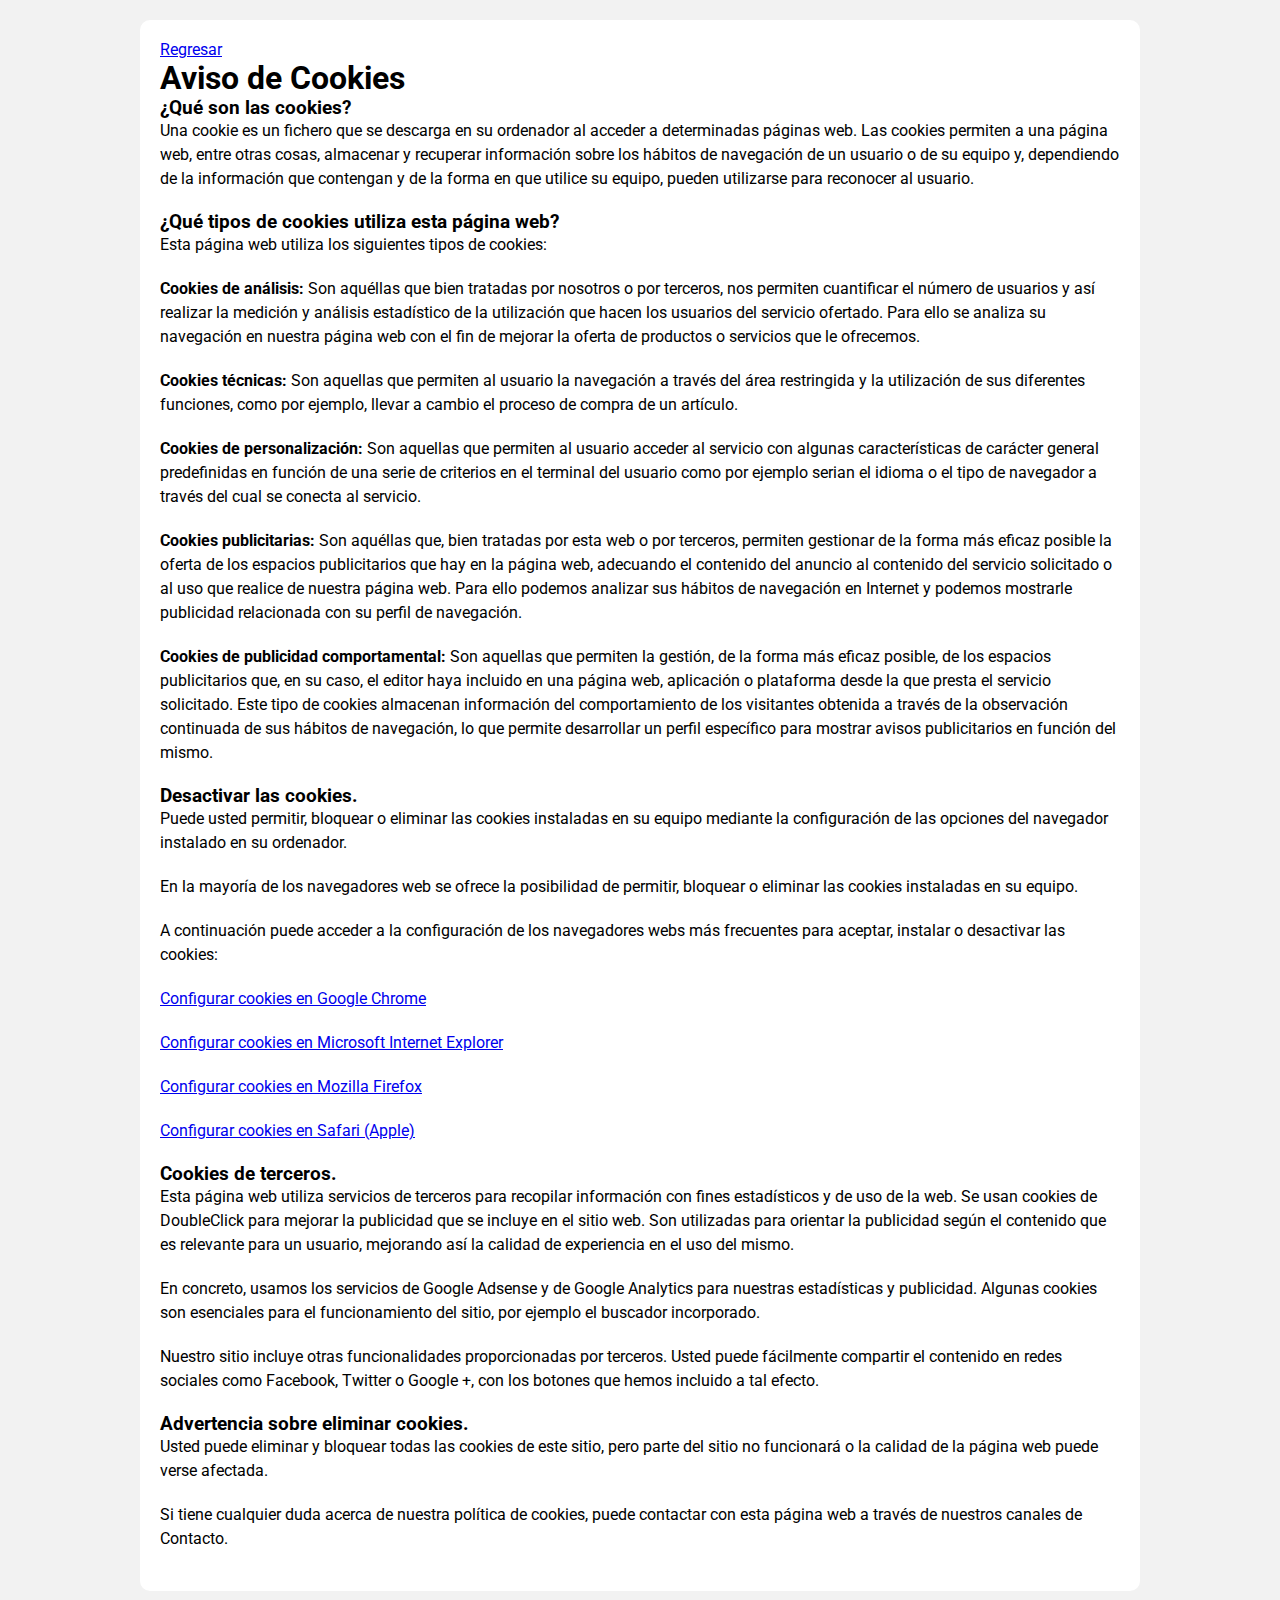
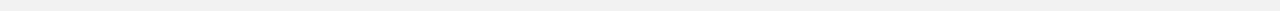
<file: aviso-cookies.html>
<!DOCTYPE html>
<html lang="en">
<head>
	<meta charset="UTF-8">
	<meta http-equiv="X-UA-Compatible" content="IE=edge">
	<meta name="viewport" content="width=device-width, initial-scale=1.0">
	<title>Aviso de Privacidad</title>
	<link rel="preconnect" href="https://fonts.gstatic.com">
	<link href="https://fonts.googleapis.com/css2?family=Roboto:wght@400;700&display=swap" rel="stylesheet"> 
	<link rel="stylesheet" href="./css/estilo_aviso.css">
</head>
<body>
	<main>
		<a href="./turismo.html">Regresar</a>
		<h1>Aviso de Cookies</h1>
		<h3>¿Qué son las cookies?</h3>
		<p>Una cookie es un fichero que se descarga en su ordenador al acceder a determinadas páginas web. Las cookies permiten a una página web, entre otras cosas, almacenar y recuperar información sobre los hábitos de navegación de un usuario o de su equipo y, dependiendo de la información que contengan y de la forma en que utilice su equipo, pueden utilizarse para reconocer al usuario.</p>

		<h3>¿Qué tipos de cookies utiliza esta página web?</h3>
		<p>Esta página web utiliza los siguientes tipos de cookies:</p>

		<p><b>Cookies de análisis:</b> Son aquéllas que bien tratadas por nosotros o por terceros, nos permiten cuantificar el número de usuarios y así realizar la medición y análisis estadístico de la utilización que hacen los usuarios del servicio ofertado. Para ello se analiza su navegación en nuestra página web con el fin de mejorar la oferta de productos o servicios que le ofrecemos.</p>

		<p><b>Cookies técnicas:</b> Son aquellas que permiten al usuario la navegación a través del área restringida y la utilización de sus diferentes funciones, como por ejemplo, llevar a cambio el proceso de compra de un artículo.</p>

		<p><b>Cookies de personalización:</b> Son aquellas que permiten al usuario acceder al servicio con algunas características de carácter general predefinidas en función de una serie de criterios en el terminal del usuario como por ejemplo serian el idioma o el tipo de navegador a través del cual se conecta al servicio.</p>

		<p><b>Cookies publicitarias:</b> Son aquéllas que, bien tratadas por esta web o por terceros, permiten gestionar de la forma más eficaz posible la oferta de los espacios publicitarios que hay en la página web, adecuando el contenido del anuncio al contenido del servicio solicitado o al uso que realice de nuestra página web. Para ello podemos analizar sus hábitos de navegación en Internet y podemos mostrarle publicidad relacionada con su perfil de navegación.</p>

		<p><b>Cookies de publicidad comportamental:</b> Son aquellas que permiten la gestión, de la forma más eficaz posible, de los espacios publicitarios que, en su caso, el editor haya incluido en una página web, aplicación o plataforma desde la que presta el servicio solicitado. Este tipo de cookies almacenan información del comportamiento de los visitantes obtenida a través de la observación continuada de sus hábitos de navegación, lo que permite desarrollar un perfil específico para mostrar avisos publicitarios en función del mismo.</p>

 
		<h3>Desactivar las cookies.</h3>
		<p>Puede usted permitir, bloquear o eliminar las cookies instaladas en su equipo mediante la configuración de las opciones del navegador instalado en su ordenador.</p>

		<p>En la mayoría de los navegadores web se ofrece la posibilidad de permitir, bloquear o eliminar las cookies instaladas en su equipo.</p>

		<p>A continuación puede acceder a la configuración de los navegadores webs más frecuentes para aceptar, instalar o desactivar las cookies:</p>

		<p><a href="https://support.google.com/chrome/answer/95647?hl=es" target="_blank" rel="noopener">Configurar cookies en Google Chrome</a></p>

		<p><a href="http://windows.microsoft.com/es-es/windows7/how-to-manage-cookies-in-internet-explorer-9" target="_blank" rel="noopener">Configurar cookies en Microsoft Internet Explorer</a></p>

		<p><a href="https://support.mozilla.org/es/kb/habilitar-y-deshabilitar-cookies-sitios-web-rastrear-preferencias?redirectlocale=es&amp;redirectslug=habilitar-y-deshabilitar-cookies-que-los-sitios-we" target="_blank" rel="noopener">Configurar cookies en Mozilla Firefox</a></p>

		<p><a href="https://support.apple.com/es-es/HT201265" target="_blank" rel="noopener">Configurar cookies en Safari (Apple)</a></p>

 
		<h3>Cookies de terceros.</h3>

		<p>Esta página web utiliza servicios de terceros para recopilar información con fines estadísticos y de uso de la web. Se usan cookies de DoubleClick para mejorar la publicidad que se incluye en el sitio web. Son utilizadas para orientar la publicidad según el contenido que es relevante para un usuario, mejorando así la calidad de experiencia en el uso del mismo.</p>

		<p>En concreto, usamos los servicios de Google Adsense y de Google Analytics para nuestras estadísticas y publicidad. Algunas cookies son esenciales para el funcionamiento del sitio, por ejemplo el buscador incorporado.</p>

		<p>Nuestro sitio incluye otras funcionalidades proporcionadas por terceros. Usted puede fácilmente compartir el contenido en redes sociales como Facebook, Twitter o Google +, con los botones que hemos incluido a tal efecto.</p>

 
		<h3>Advertencia sobre eliminar cookies.</h3>

		<p>Usted puede eliminar y bloquear todas las cookies de este sitio, pero parte del sitio no funcionará o la calidad de la página web puede verse afectada.</p>

		<p>Si tiene cualquier duda acerca de nuestra política de cookies, puede contactar con esta página web a través de nuestros canales de Contacto.</p>
	</main>
</body>
</html>
</file>
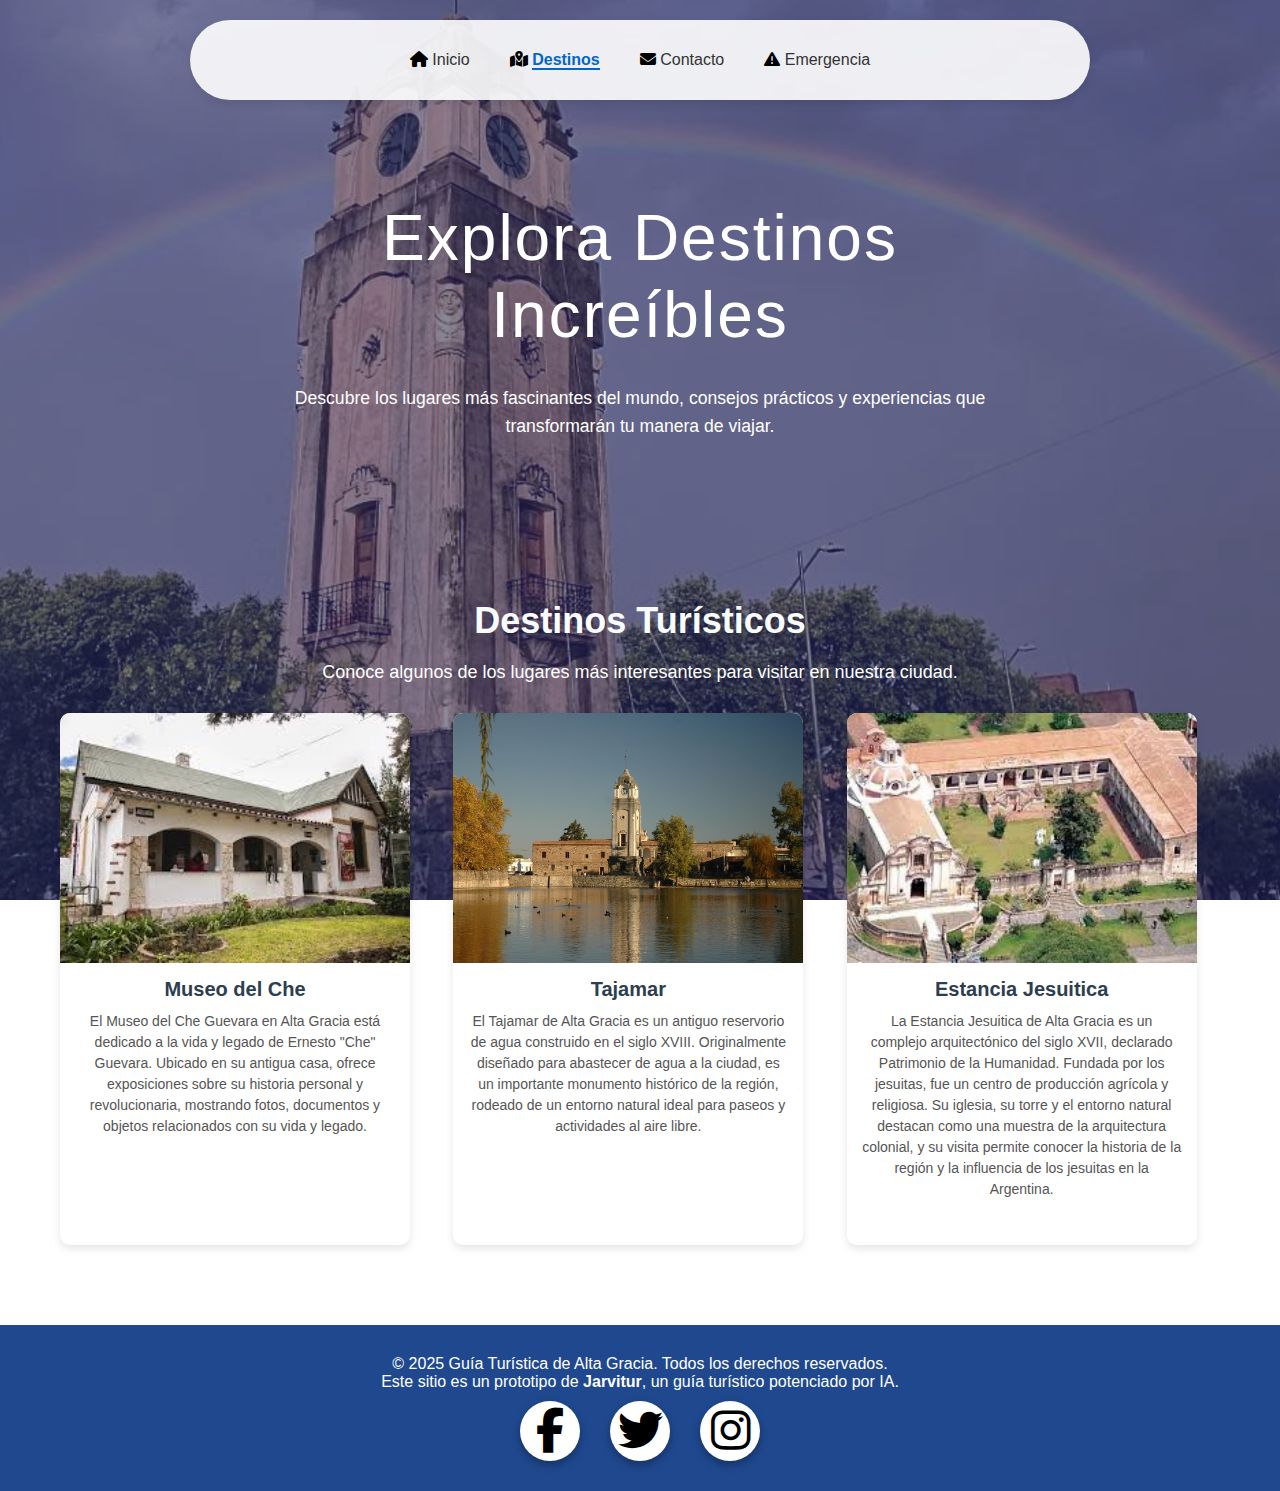
<file: destinos.html>
<!DOCTYPE html>
<html lang="es">
<head>
    <meta charset="UTF-8">
    <meta name="viewport" content="width=device-width, initial-scale=1.0">
    <script defer src="./js/navbar.js"></script>
    <title>Destinos Turísticos</title>
    
    <link rel="stylesheet" href="./css/destinos.css">
    <link href="https://cdnjs.cloudflare.com/ajax/libs/font-awesome/6.5.0/css/all.min.css" rel="stylesheet">
    <!-- Agregar enlace a Font Awesome para los iconos -->
   
    <header class="navbar-container">
        <nav class="navbar" aria-label="Menú de navegación">
            <ul class="menu">
                <li><i class="fas fa-home"></i> <a href="index.html">Inicio</a></li>
                <li><i class="fas fa-map-marked-alt"></i> <a href="destinos.html">Destinos</a></li>
                <li><i class="fas fa-envelope"></i> <a href="contacto.html">Contacto</a></li>
                <li><i class="fas fa-exclamation-triangle"></i> <a href="emergencia.html">Emergencia</a></li>
            </ul>
        </nav>
    </header>
    

    <!-- Hero section -->
    <div class="hero-container">
        <h1 class="hero-title">Explora Destinos<br>Increíbles</h1>
        <p class="hero-subtitle">Descubre los lugares más fascinantes del mundo, consejos prácticos y experiencias que transformarán tu manera de viajar.</p>
            
        </div>
    </div>

    <!-- Destinos -->
    <div class="destinos-container">
        <h1>Destinos Turísticos</h1>
        <p>Conoce algunos de los lugares más interesantes para visitar en nuestra ciudad.</p>

        <!-- Grid de destinos -->
        <div class="destinos-grid">
            <div class="destino">
                <div class="imagen-container">
                    <img src="./imagenes/che.png" alt="Destino 1">
                </div>
                <div class="contenido">
                    <h2>Museo del Che</h2>
                    <p>El Museo del Che Guevara en Alta Gracia está dedicado a la vida y legado de Ernesto "Che" Guevara. Ubicado en su antigua casa, ofrece exposiciones sobre su historia personal y revolucionaria, mostrando fotos, documentos y objetos relacionados con su vida y legado.</p>
                </div>
            </div>
            <div class="destino">
                <div class="imagen-container">
                    <img src="./imagenes/tajamar.png" alt="Destino 2">
                </div>
                <div class="contenido">
                    <h2>Tajamar</h2>
                    <p>El Tajamar de Alta Gracia es un antiguo reservorio de agua construido en el siglo XVIII. Originalmente diseñado para abastecer de agua a la ciudad, es un importante monumento histórico de la región, rodeado de un entorno natural ideal para paseos y actividades al aire libre.</p>
                </div>
            </div>
            <div class="destino">
                <div class="imagen-container">
                    <img src="./imagenes/estancia.png" alt="Destino 3">
                </div>
                <div class="contenido">
                    <h2>Estancia Jesuitica</h2>
                    <p>La Estancia Jesuitica de Alta Gracia es un complejo arquitectónico del siglo XVII, declarado Patrimonio de la Humanidad. Fundada por los jesuitas, fue un centro de producción agrícola y religiosa. Su iglesia, su torre y el entorno natural destacan como una muestra de la arquitectura colonial, y su visita permite conocer la historia de la región y la influencia de los jesuitas en la Argentina.</p>
                </div>
            </div>
        </div>
    </div>

    <footer class="footer">

        <p>&copy; 2025 Guía Turística de Alta Gracia. Todos los derechos reservados.</p>
        <p>Este sitio es un prototipo de <strong>Jarvitur</strong>, un guía turístico potenciado por IA.</p>

        <!-- Contenedor de iconos sociales -->
        <div class="footer-social">
            <a href="https://www.facebook.com" target="_blank" class="social-icon facebook">
                <i class="fab fa-facebook-f"></i>
            </a>
            <a href="https://www.twitter.com" target="_blank" class="social-icon twitter">
                <i class="fab fa-twitter"></i>
            </a>
            <a href="https://www.instagram.com" target="_blank" class="social-icon instagram">
                <i class="fab fa-instagram"></i>
            </a>
        </div>
    </div>
</footer>
</body>
</html>
</file>
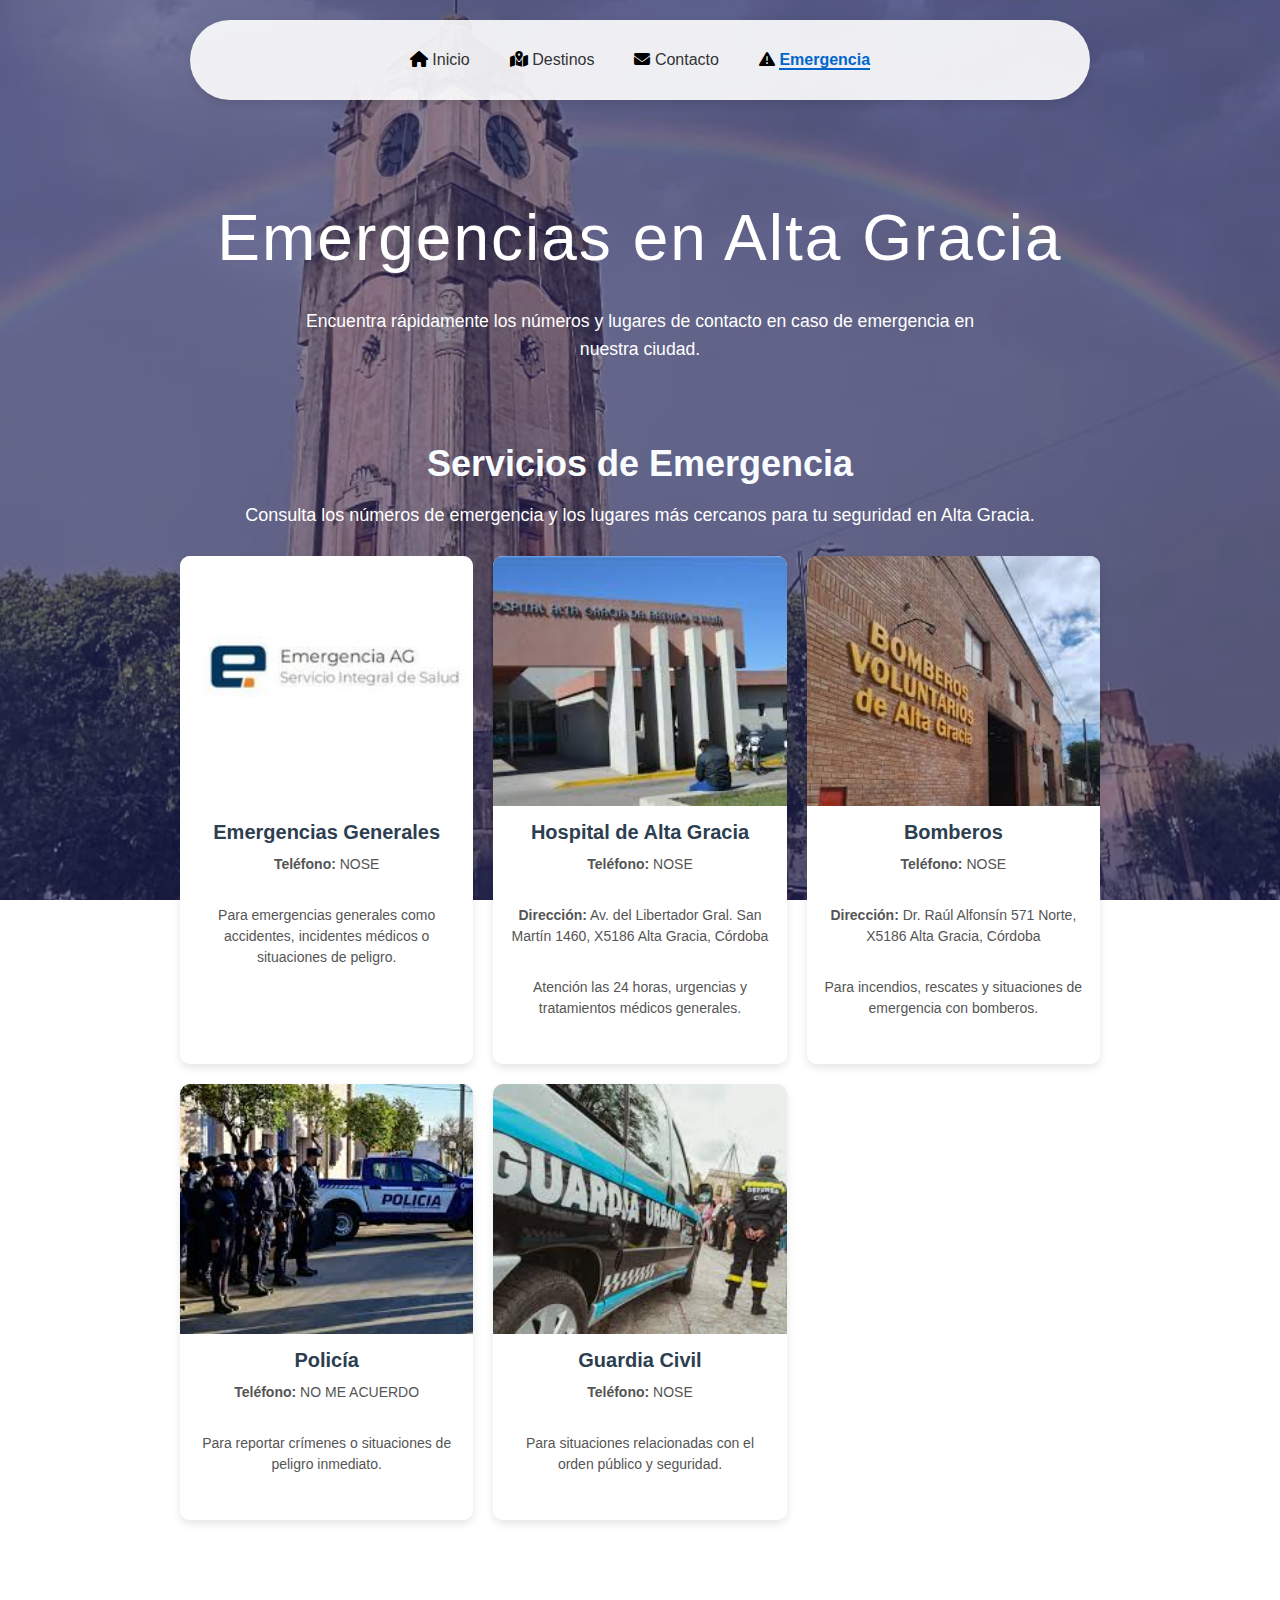
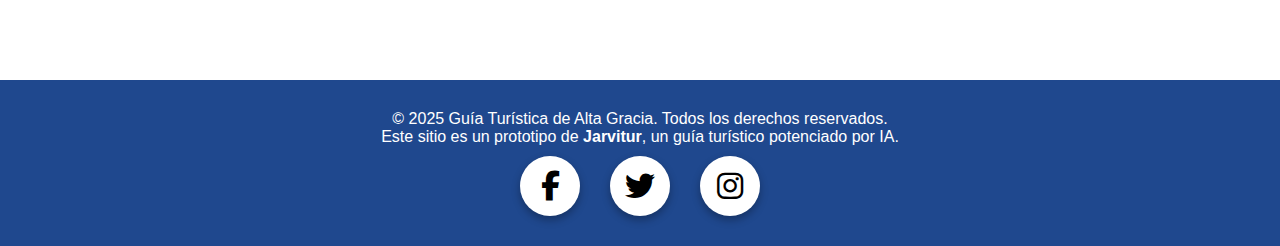
<file: emergencia.html>
<!DOCTYPE html>
<html lang="es">
<head>
    <meta charset="UTF-8">
    <meta name="viewport" content="width=device-width, initial-scale=1.0">
    <title>Emergencia | Alta Gracia</title>
    <script defer src="./js/navbar.js"></script>
    <link href="https://cdnjs.cloudflare.com/ajax/libs/font-awesome/6.0.0-beta3/css/all.min.css" rel="stylesheet">
    
    <link href="https://cdnjs.cloudflare.com/ajax/libs/font-awesome/6.5.0/css/all.min.css" rel="stylesheet">
</head>
    <link rel="stylesheet" href="./css/emergecia.css">
</head>
<body>
    <!-- Navbar -->
    <header class="navbar-container">
        <nav class="navbar" aria-label="Menú de navegación">
            <ul class="menu">
                <li><i class="fas fa-home"></i> <a href="index.html">Inicio</a></li>
                <li><i class="fas fa-map-marked-alt"></i> <a href="destinos.html">Destinos</a></li>
                <li><i class="fas fa-envelope"></i> <a href="contacto.html">Contacto</a></li>
                <li><i class="fas fa-exclamation-triangle"></i> <a href="emergencia.html">Emergencia</a></li>
            </ul>
        </nav>
    </header>

    <!-- Hero section -->
    <section class="hero-container">
        <h1 class="hero-title">Emergencias en Alta Gracia</h1>
        <p class="hero-subtitle">
            Encuentra rápidamente los números y lugares de contacto en caso de emergencia en nuestra ciudad.
        </p>

    <!-- Información de emergencia -->
    <section class="destinos-container">
        <h1>Servicios de Emergencia</h1>
        <p>Consulta los números de emergencia y los lugares más cercanos para tu seguridad en Alta Gracia.</p>

        <div class="destinos-grid">
            <div class="destino">
                <div class="imagen-container">
                    <img src="./imagenes/emergencia.png" alt="Emergencia General">
                </div>
                <div class="contenido">
                    <h2>Emergencias Generales</h2>
                    <p><strong>Teléfono:</strong> NOSE</p>
                    <p>Para emergencias generales como accidentes, incidentes médicos o situaciones de peligro.</p>
                </div>
            </div>

            <div class="destino2">
                <div class="imagen-container">
                    <img src="./imagenes/hospital.png" alt="Hospital arturo ilia">
                </div>
                <div class="contenido">
                    <h2>Hospital de Alta Gracia</h2>
                    <p><strong>Teléfono:</strong> NOSE</p>
                    <p><strong>Dirección:</strong> Av. del Libertador Gral. San Martín 1460, X5186 Alta Gracia, Córdoba</p>
                    <p>Atención las 24 horas, urgencias y tratamientos médicos generales.</p>
                </div>
            </div>

            <div class="destino3">
                <div class="imagen-container">
                    <img src="./imagenes/bomberos.png" alt="Bomberos Alta Gracia">
                </div>
                <div class="contenido">
                    <h2>Bomberos</h2>
                    <p><strong>Teléfono:</strong> NOSE</p>
                    <p><strong>Dirección:</strong>  Dr. Raúl Alfonsín 571 Norte, X5186 Alta Gracia, Córdoba</p>
                    <p>Para incendios, rescates y situaciones de emergencia con bomberos.</p>
                </div>
            </div>

            <div class="destino">
                <div class="imagen-container">
                    <img src="./imagenes/policia.png" alt="Policía Alta Gracia">
                </div>
                <div class="contenido">
                    <h2>Policía</h2>
                    <p><strong>Teléfono:</strong> NO ME ACUERDO</p>
                    <p>Para reportar crímenes o situaciones de peligro inmediato.</p>
                </div>
            </div>

            <div class="destino2">
                <div class="imagen-container">
                    <img src="./imagenes/guardia_urbana.png" alt=" guardia_urbana">
                </div>
                <div class="contenido">
                    <h2>Guardia Civil</h2>
                    <p><strong>Teléfono:</strong> NOSE </p>
                    <p>Para situaciones relacionadas con el orden público y seguridad.</p>
                </div>
            </div>
        </div>
    </section>
</section>
<footer class="footer">

    <p>&copy; 2025 Guía Turística de Alta Gracia. Todos los derechos reservados.</p>
    <p>Este sitio es un prototipo de <strong>Jarvitur</strong>, un guía turístico potenciado por IA.</p>

    <!-- Contenedor de iconos sociales -->
    <div class="footer-social">
        <a href="https://www.facebook.com" target="_blank" class="social-icon facebook">
            <i class="fab fa-facebook-f"></i>
        </a>
        <a href="https://www.twitter.com" target="_blank" class="social-icon twitter">
            <i class="fab fa-twitter"></i>
        </a>
        <a href="https://www.instagram.com" target="_blank" class="social-icon instagram">
            <i class="fab fa-instagram"></i>
        </a>
    </div>
</div>
</footer>
</body>
</html>
</file>
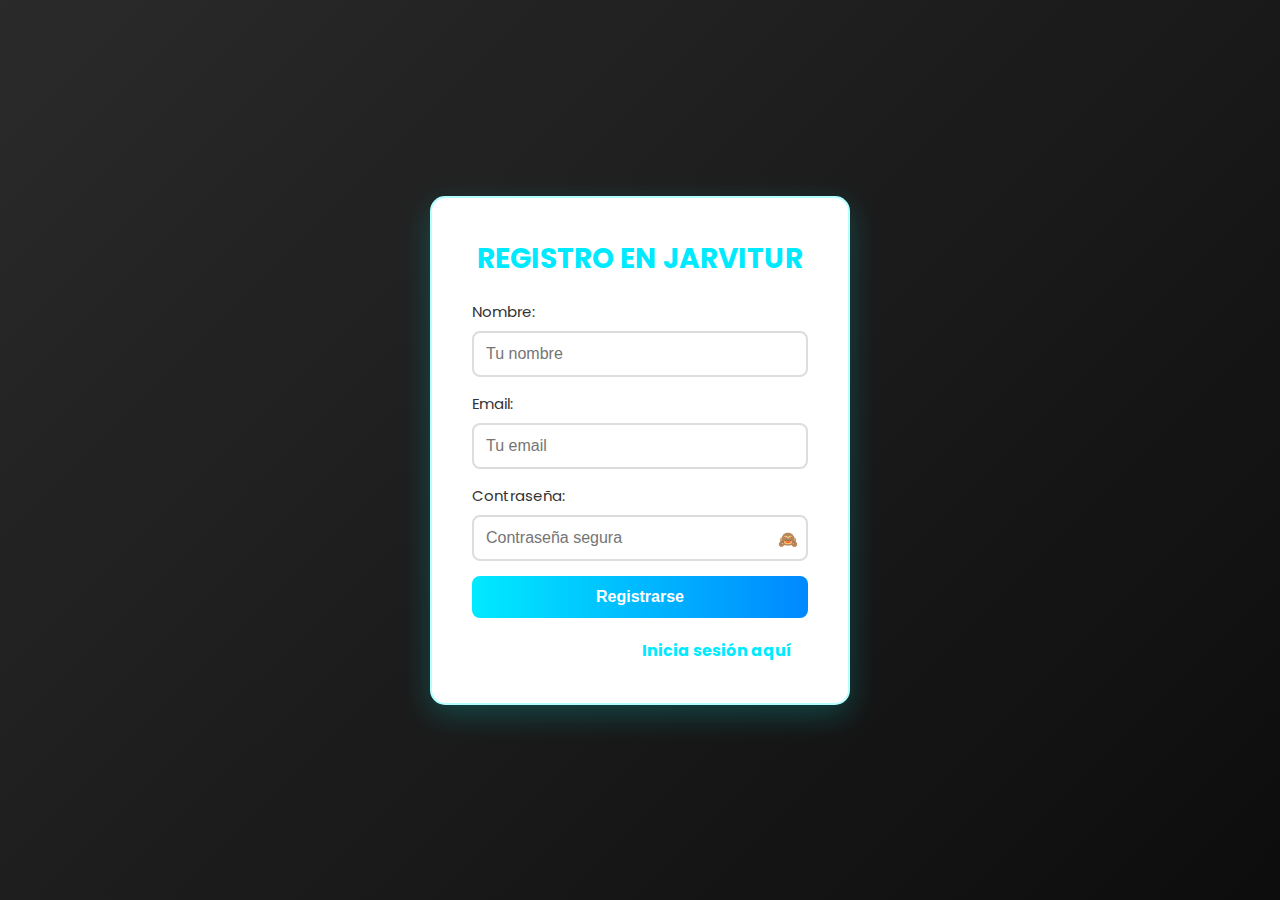
<file: formulario.html>
<!DOCTYPE html>
<html lang="es">
<head>
    <meta charset="UTF-8">
    <meta name="viewport" content="width=device-width, initial-scale=1.0">
    <title>Jarvitur - Guía Turística</title>
    <link href="https://fonts.googleapis.com/css2?family=Poppins:wght@300;400;600&display=swap" rel="stylesheet">
    <style>
        * {
            box-sizing: border-box;
            margin: 0;
            padding: 0;
        }

        body {
            font-family: 'Poppins', sans-serif;
            background: linear-gradient(135deg, #2a2a2a, #0d0d0d);
            display: flex;
            justify-content: center;
            align-items: center;
            height: 100vh;
            color: white;
        }

        .form-container {
            background: #fff;
            padding: 40px;
            border-radius: 15px;
            box-shadow: 0 10px 30px rgba(0, 255, 255, 0.2);
            width: 100%;
            max-width: 420px;
            text-align: center;
            border: 2px solid rgba(0, 255, 255, 0.3);
        }

        h2 {
            font-size: 28px;
            margin-bottom: 20px;
            text-transform: uppercase;
            color: #00eaff;
        }

        label {
            font-size: 15px;
            display: block;
            margin-bottom: 8px;
            text-align: left;
            color: #333;
        }

        input {
            width: 100%;
            padding: 12px;
            margin-bottom: 15px;
            border: 2px solid #ddd;
            border-radius: 8px;
            font-size: 16px;
        }

        button {
            width: 100%;
            padding: 12px;
            background: linear-gradient(90deg, #00eaff, #0088ff);
            color: white;
            border: none;
            border-radius: 8px;
            font-size: 16px;
            cursor: pointer;
            font-weight: bold;
        }

        button:hover {
            transform: scale(1.05);
        }

        .switch-section {
            margin-top: 20px;
        }

        .switch-section a {
            text-decoration: none;
            color: #00eaff;
            font-weight: bold;
        }

        .password-container {
            position: relative;
        }

        .eye-icon {
            position: absolute;
            right: 10px;
            top: 12px;
            cursor: pointer;
            color: #00eaff;
        }

        #login-form {
            display: none;
        }
    </style>
</head>
<body>
    <div class="form-container" id="form-container">
        <!-- Formulario de Registro -->
        <div id="register-form">
            <h2>Registro en Jarvitur</h2>
            <form onsubmit="registerUser(event)">
                <label for="nombre">Nombre:</label>
                <input type="text" id="nombre" name="nombre" placeholder="Tu nombre" required>
                <label for="email">Email:</label>
                <input type="email" id="email" name="email" placeholder="Tu email" required>
                <label for="password">Contraseña:</label>
                <div class="password-container">
                    <input type="password" id="password" name="password" placeholder="Contraseña segura" required>
                    <span class="eye-icon" onclick="togglePassword('password')">🙈</span>
                </div>
                <button type="submit">Registrarse</button>
            </form>
            <p class="switch-section">¿Ya tienes cuenta? <a href="#" onclick="switchToLogin()">Inicia sesión aquí</a></p>
        </div>

        <!-- Formulario de Inicio de Sesión -->
        <div id="login-form">
            <h2>Iniciar Sesión en Jarvitur</h2>
            <form onsubmit="loginUser(event)">
                <label for="email-login">Email:</label>
                <input type="email" id="email-login" name="email" placeholder="Tu email" required>
                <label for="password-login">Contraseña:</label>
                <div class="password-container">
                    <input type="password" id="password-login" name="password" placeholder="Tu contraseña" required>
                    <span class="eye-icon" onclick="togglePassword('password-login')">🙈</span>
                </div>
                <button type="submit">Iniciar sesión</button>
            </form>
            <p class="switch-section">¿No tienes cuenta? <a href="#" onclick="switchToRegister()">Regístrate aquí</a></p>
        </div>
    </div>

    <script>
        function registerUser(event) {
            event.preventDefault();

            const nombre = document.getElementById("nombre").value;
            const email = document.getElementById("email").value;
            const password = document.getElementById("password").value;

            if (nombre && email && password) {
                const user = { nombre, email, password };
                localStorage.setItem("user", JSON.stringify(user));

                alert("Registro exitoso. Ahora puedes iniciar sesión.");
                switchToLogin();
            } else {
                alert("Por favor, completa todos los campos.");
            }
        }

        function loginUser(event) {
            event.preventDefault();

            const email = document.getElementById("email-login").value;
            const password = document.getElementById("password-login").value;
            
            const userData = JSON.parse(localStorage.getItem("user"));

            if (userData && userData.email === email && userData.password === password) {
                alert("Inicio de sesión exitoso.");
                window.location.href = "turismo.html";
            } else {
                alert("Usuario o contraseña incorrectos.");
            }
        }

        function togglePassword(inputId) {
            const input = document.getElementById(inputId);
            input.type = input.type === "password" ? "text" : "password";
        }

        function switchToRegister() {
            document.getElementById("login-form").style.display = "none";
            document.getElementById("register-form").style.display = "block";
        }

        function switchToLogin() {
            document.getElementById("register-form").style.display = "none";
            document.getElementById("login-form").style.display = "block";
        }
    </script>
</body>
</html>
</file>
<file: css/estilo_aviso.css>
* {
	padding: 0;
	margin: 0;
	box-sizing: border-box;
}

body {
	background: #f2f2f2;
	font-family: 'Roboto', sans-serif;
}


p {
	margin-bottom: 20px;
	line-height: 150%;
}


main {
	margin: 20px auto;
	max-width: 1000px;
	background: #fff;
	min-height: 80vh;
	padding: 20px;
	border-radius: 10px;
}


.aviso-cookies {
	display: none;
	background: #e70000;
	padding: 20px;
	width: calc(100% - 40px);
	max-width: 300px;
	line-height: 150%;
	border-radius: 10px;
	position: fixed;
	bottom: 20px;
	left: 20px;
	z-index: 100;
	padding-top: 60px;
	box-shadow: 0px 2px 20px 10px rgba(222,222,222,.25);
	text-align: center;
}
</file>
<file: css/destinos.css>
/* Reset básico y estilos globales */
* {
    margin: 0;
    padding: 0;
    box-sizing: border-box;
    font-family: 'Red Hat Display', sans-serif;
}
html, body {
    height: 100%; /* Asegura que tanto el HTML como el body ocupen el 100% de la altura de la ventana */
    margin: 0; /* Elimina márgenes predeterminados que podrían estar causando un desajuste */
}

body {
    background-image: url('../imagenes/turismo.png');
    background-size: cover; /* Mantiene la imagen de fondo siempre cubierta */
    background-position: center; /* Centra la imagen de fondo */
    background-attachment: fixed; /* Fija la imagen de fondo al hacer scroll */
    min-height: 100vh; /* Asegura que el body tenga al menos la altura de la ventana */
}

.navbar-container {
    position: relative;
    display: flex;
    align-items: center;
    justify-content: space-between;
    height: 80px;
    padding: 30px 30px;
}


/* Estilo del menú de navegación */
.navbar {
    width: 90%;
    display: flex;
    justify-content: space-between;
    align-items: center;
}


/* Estilo del menú de navegación */
.navbar {
    width: 100%; /* Asegura que la barra ocupe todo el espacio disponible */
    display: flex;
    justify-content: center; /* Centra los enlaces en el menú */
    align-items: center;
}
/* Estilo de los enlaces del menú */


.menu {
    list-style: none; /* Elimina los puntos de la lista */
    padding: 0; /* Elimina el relleno predeterminado */
    margin: 0; /* Elimina los márgenes predeterminados */
    display: flex;
    text-align: center;
    gap: 40px; /* Espacio entre los enlaces */
}

.menu li {
    list-style: none; /* Asegura que los ítems de la lista no tengan viñetas */
}

/* Estilos de los enlaces */
.menu a {
    text-decoration: none;
    color: #333;
    font-weight: 500;
    font-size: 16px;
    transition: color 0.3s, transform 0.3s;
}

/* Efecto al pasar el cursor por encima */
.menu a:hover {
    color: #0066cc; /* Azul brillante para hover */
    transform: scale(1.1); /* Agrandar ligeramente el enlace */
}
/* Contenedor de la barra de navegación */
.navbar-container {
    position: relative;
    width: 100%;
    padding: 10px 20px;
    display: flex;
    justify-content: center; /* Centra los elementos */
    align-items: center;
    background-color: rgba(255, 255, 255, 0.9); /* Fondo blanco con transparencia */
    border-radius: 80px; /* Hace que la barra tenga bordes redondeados, dándole la forma ovalada */
    max-width: 900px; /* Limita el ancho máximo de la barra */
    margin: 20px auto; /* Centra la barra en la página */
    box-shadow: 0 4px 10px rgba(0, 0, 0, 0.1); /* Sombra suave */
}


.contact-button {
    background-color: #0095ff;
    color: white;
    padding: 10px 20px;
    border-radius: 25px;
    font-weight: bold;
    text-decoration: none;
    display: flex;
    align-items: center;
    transition: background-color 0.3s;
}

.contact-button:hover {
    background-color: #0077cc;
}

.arrow-icon {
    margin-left: 8px;
}

/* Hero section */
.hero-container {
    display: flex;
    flex-direction: column;
    align-items: center;
    justify-content: center;
    text-align: center;
    padding: 80px 20px;
    max-width: 1000px;
    margin: 0 auto;
}

.hero-title {
    font-family: 'Red Hat Display', sans-serif;
    font-weight: 300;
    font-size: 4rem;
    color: #ffffff;
    text-align: center;
    letter-spacing: 2px;
    line-height: 1.2;
    margin-bottom: 30px;
}

.hero-subtitle {
    font-size: 1.1rem;
    color: #ffffff;
    max-width: 700px;
    line-height: 1.6;
    margin-bottom: 40px;
    font-weight: 300;
}

.btn-primary {
    background-color: #0095ff;
    color: white;
    padding: 12px 30px;
    border-radius: 30px;
    text-decoration: none;
    font-weight: 500;
    transition: background-color 0.3s;
}

.btn-primary:hover {
    background-color: #0077cc;
}

.btn-secondary {
    background-color: white;
    color: #333;
    padding: 12px 30px;
    border-radius: 30px;
    text-decoration: none;
    font-weight: 500;
    display: flex;
    align-items: center;
    gap: 10px;
    transition: background-color 0.3s;
}

.btn-secondary:hover {
    background-color: #f0f0f0;
}

.social-icons {
    display: flex;
    gap: 15px;
}

.social-icon {
    width: 80px;
    height: 80px;
    background-color: #fff; /* Fondo blanco para la burbuja */
    border-radius: 50%; /* Hace que el icono esté dentro de una burbuja redonda */
    display: flex;
    align-items: center;
    justify-content: center;
    color: #000; /* Color negro para el icono */
    text-decoration: none;
    transition: background-color 0.3s, box-shadow 0.3s;
}

/* Efecto hover para Instagram */
.social-icon.instagram:hover {
    background-color: #e1306c; /* Color de fondo de Instagram al hacer hover */
    box-shadow: 0 6px 12px rgba(225, 48, 108, 0.5); /* Sombra suave al hacer hover */
}

/* Si quieres que el color del icono cambie a blanco en hover */
.social-icon.instagram:hover i {
    color: white; /* Cambia el color del icono a blanco en hover */
}

.social-icon i {
    font-size: 1.5em;
    transition: color 0.3s ease-in-out; /* Suaviza el cambio de color del icono */
}

/* El icono tiene color negro por defecto */
.social-icon.instagram i {
    color: #000; /* Color negro por defecto */
}


/* Sección de emergencias */
.destinos-container {
    text-align: center;
    padding: 40px 20px;
    max-width: 1200px;
    margin: 0 auto;
}

.destinos-container h1 {
    font-size: 36px;
    color: #f9fcff;
    margin-bottom: 20px;
}

.destinos-container p {
    font-size: 18px;
    color: #ffffff;
    margin-bottom: 30px;
}

/* Grid de emergencias */
.destinos-grid {
    display: grid;
    grid-template-columns: repeat(3, 1fr); /* Siempre 3 tarjetas por fila */
    gap: 20px; /* Espacio entre las tarjetas */
}


/* Tarjetas de emergencia */
.destino, .destino2, .destino3 {
    display: flex;
    flex-direction: column;
    align-items: center;
    background: white; /* Fondo blanco para la tarjeta */
    border-radius: 10px; /* Bordes redondeados */
    overflow: hidden;
    width: 100%;
    max-width: 350px;
    box-shadow: 0 4px 8px rgba(0, 0, 0, 0.1); /* Sombra sutil */
    transition: transform 0.3s ease-in-out, box-shadow 0.3s ease-in-out;
}

.destino:hover, .destino2:hover, .destino3:hover {
    transform: translateY(-5px); /* Desplazamiento hacia arriba al hacer hover */
    box-shadow: 0 6px 12px rgba(0, 0, 0, 0.2); /* Sombra más prominente al hacer hover */
}

/* Imagen de emergencia */
.destino .imagen-container, .destino2 .imagen-container, .destino3 .imagen-container {
    width: 100%;
    height: 250px;
    overflow: hidden;
    display: flex;
    justify-content: center;
    align-items: center;
}

.destino img, .destino2 img, .destino3 img {
    width: 100%;
    height: 100%;
    object-fit: cover;
}

/* Contenido de las tarjetas */
.destino .contenido, .destino2 .contenido, .destino3 .contenido {
    padding: 15px;
    text-align: center;
    background-color: white; /* Fondo blanco para el contenido */
}

.destino h2, .destino2 h2, .destino3 h2 {
    font-size: 20px;
    color: #2c3e50;
    margin-bottom: 10px;
}

.destino p, .destino2 p, .destino3 p {
    font-size: 14px;
    color: #555;
    line-height: 1.5;
}

/* Responsive */
@media (max-width: 768px) {
    .navbar {
        flex-direction: column;
        align-items: center;
    }

    .destinos-grid {
        grid-template-columns: 1fr 1fr;
    }

    .hero-title {
        font-size: 3rem;
    }

    .hero-subtitle {
        font-size: 1rem;
    }
}
.social-icons {
    display: flex;
    gap: 20px;
    justify-content: center;
    margin-top: 30px;
}

.social-icon {
    width: 60px;
    height: 60px;
    border-radius: 50%;
    display: flex;
    align-items: center;
    justify-content: center;
    color: rgb(11, 11, 11);
    font-size: 1.5em;
    text-decoration: none;
    background-color: white; /* Fondo blanco por defecto */
    box-shadow: 0 4px 8px rgba(0, 0, 0, 0.3);
    transition: transform 0.3s, background-color 0.3s, box-shadow 0.3s ease-in-out;
    cursor: pointer;
}

.social-icon:hover {
    transform: translateY(-5px);
}

.social-icon:active {
    transform: translateY(2px);
}

.social-icon i {
    transition: color 0.3s ease-in-out;
}

.social-icon:hover i {
    color: white;
}

/* Facebook */
.social-icon.facebook {
    background-color: white; /* Fondo blanco por defecto */
}

.social-icon.facebook:hover {
    background-color: #3b5998; /* Color de fondo al hacer hover */
    box-shadow: 0 6px 12px rgba(59, 89, 152, 0.5);
}

/* Twitter */
.social-icon.twitter {
    background-color: white; /* Fondo blanco por defecto */
}

.social-icon.twitter:hover {
    background-color: #1da1f2; /* Color de fondo al hacer hover */
    box-shadow: 0 6px 12px rgba(29, 161, 242, 0.5);
}

/* Instagram */
.social-icon.instagram {
    background-color: white; /* Fondo blanco por defecto */
}

.social-icon.instagram:hover {
    background-color: #e1306c; /* Color de fondo al hacer hover */
    box-shadow: 0 6px 12px rgba(225, 48, 108, 0.5);
}
/* Aseguramos que el body y el html ocupen toda la altura de la pantalla */
html, body {
    height: 100%;
    margin: 0;
}

/* Contenedor principal de la página para manejar el espacio */
main {
    min-height: calc(100vh - 120px); /* Resta el tamaño del pie de página */
    padding-bottom: 20px; /* Deja espacio para el pie de página */
}

/* Pie de página normal (no fijo) */
.footer {
    background-color: #1f488e;
    color: white;
    text-align: center;
    padding: 30px 20px; /* Mayor espacio para una sensación más fluida */ /* Bordes redondeados en la parte superior */
    margin-top: 40px; /* Espacio entre el contenido y el pie de página */
}
/* Contenedor de los iconos sociales */
.footer-social {
    margin-top: 10px;
    display: flex; /* Alinea los iconos horizontalmente */
    justify-content: center; /* Centra los iconos en el contenedor */
}

.footer-social .social-icon {
    margin: 0 15px; /* Espacio entre los iconos */
    color: rgb(0, 0, 0); /* Color negro por defecto */
    font-size: 30px; /* Tamaño de los iconos */
    transition: color 0.3s ease; /* Suaviza el cambio de color */
}

/* Color de los iconos al pasar el mouse */
.footer-social .social-icon:hover {
    color: #4285F4; /* Color cuando se pasa el mouse (azul similar a Google) */
}
.menu a.active {
    color: #0066cc;
    font-weight: bold;
    border-bottom: 2px solid #0066cc;
}
</file>
<file: css/emergecia.css>
/* Reset básico y estilos globales */
* {
    margin: 0;
    padding: 0;
    box-sizing: border-box;
    font-family: 'Red Hat Display', sans-serif;
}

html, body {
    height: 100%; /* Asegura que tanto el HTML como el body ocupen el 100% de la altura de la ventana */
    margin: 0; /* Elimina márgenes predeterminados que podrían estar causando un desajuste */
}

body {
    background-image: url('../imagenes/turismo.png');
    background-size: cover; /* Mantiene la imagen de fondo siempre cubierta */
    background-position: center; /* Centra la imagen de fondo */
    background-attachment: fixed; /* Fija la imagen de fondo al hacer scroll */
    min-height: 100vh; /* Asegura que el body tenga al menos la altura de la ventana */
}

/* Contenedor de la barra de navegación */
.navbar-container {
    position: relative;
    display: flex;
    align-items: center;
    justify-content: space-between;
    height: 80px;
    padding: 30px 30px;
}


/* Estilo del menú de navegación */
.navbar {
    width: 90%;
    display: flex;
    justify-content: space-between;
    align-items: center;
}


/* Estilo del menú de navegación */
.navbar {
    width: 100%; /* Asegura que la barra ocupe todo el espacio disponible */
    display: flex;
    justify-content: center; /* Centra los enlaces en el menú */
    align-items: center;
}
/* Estilo de los enlaces del menú */
.menu {
    list-style: none; /* Elimina los puntos de la lista */
    padding: 0; /* Elimina el relleno predeterminado */
    margin: 0; /* Elimina los márgenes predeterminados */
    display: flex;
    text-align: center;
    gap: 40px; /* Espacio entre los enlaces */
}

.menu li {
    list-style: none; /* Asegura que los ítems de la lista no tengan viñetas */
}

/* Estilos de los enlaces */
.menu a {
    text-decoration: none;
    color: #333;
    font-weight: 500;
    font-size: 16px;
    transition: color 0.3s, transform 0.3s;
}

/* Efecto al pasar el cursor por encima */
.menu a:hover {
    color: #0066cc; /* Azul brillante para hover */
    transform: scale(1.1); /* Agrandar ligeramente el enlace */
}
/* Contenedor de la barra de navegación */
.navbar-container {
    position: relative;
    width: 100%;
    padding: 10px 20px;
    display: flex;
    justify-content: center; /* Centra los elementos */
    align-items: center;
    background-color: rgba(255, 255, 255, 0.9); /* Fondo blanco con transparencia */
    border-radius: 70px; /* Hace que la barra tenga bordes redondeados, dándole la forma ovalada */
    max-width: 900px; /* Limita el ancho máximo de la barra */
    margin: 20px auto; /* Centra la barra en la página */
    box-shadow: 0 4px 10px rgba(0, 0, 0, 0.1); /* Sombra suave */
}
.contact-button {
    background-color: #0095ff;
    color: white;
    padding: 10px 20px;
    border-radius: 25px;
    font-weight: bold;
    text-decoration: none;
    display: flex;
    align-items: center;
    transition: background-color 0.3s;
}

.contact-button:hover {
    background-color: #0077cc;
}

.arrow-icon {
    margin-left: 8px;
}

/* Hero section */
.hero-container {
    display: flex;
    flex-direction: column;
    align-items: center;
    justify-content: center;
    text-align: center;
    padding: 80px 20px;
    max-width: 1000px;
    margin: 0 auto;
}

.hero-title {
    font-family: 'Red Hat Display', sans-serif;
    font-weight: 300;
    font-size: 4rem;
    color: #ffffff;
    text-align: center;
    letter-spacing: 2px;
    line-height: 1.2;
    margin-bottom: 30px;
}

.hero-subtitle {
    font-size: 1.1rem;
    color: #ffffff;
    max-width: 700px;
    line-height: 1.6;
    margin-bottom: 40px;
    font-weight: 300;
}

.btn-primary {
    background-color: #0095ff;
    color: white;
    padding: 12px 30px;
    border-radius: 30px;
    text-decoration: none;
    font-weight: 500;
    transition: background-color 0.3s;
}

.btn-primary:hover {
    background-color: #0077cc;
}

.btn-secondary {
    background-color: white;
    color: #333;
    padding: 12px 30px;
    border-radius: 30px;
    text-decoration: none;
    font-weight: 500;
    display: flex;
    align-items: center;
    gap: 10px;
    transition: background-color 0.3s;
}

.btn-secondary:hover {
    background-color: #f0f0f0;
}



/* Sección de emergencias */
.destinos-container {
    text-align: center;
    padding: 40px 20px;
    max-width: 1200px;
    margin: 0 auto;
}

.destinos-container h1 {
    font-size: 36px;
    color: #f9fcff;
    margin-bottom: 20px;
}

.destinos-container p {
    font-size: 18px;
    color: #ffffff;
    margin-bottom: 30px;
}

.destinos-grid {
    display: grid;
    grid-template-columns: repeat(3, 1fr); /* 3 columnas fijas */
    gap: 20px;
    justify-items: center;
}

/* Tarjetas de emergencia */
.destino, .destino2, .destino3 {
    display: flex;
    flex-direction: column;
    align-items: center;
    background: white; /* Fondo blanco para la tarjeta */
    border-radius: 10px; /* Bordes redondeados */
    overflow: hidden;
    width: 100%;
    max-width: 350px;
    box-shadow: 0 4px 8px rgba(0, 0, 0, 0.1); /* Sombra sutil */
    transition: transform 0.3s ease-in-out, box-shadow 0.3s ease-in-out;
}

.destino:hover, .destino2:hover, .destino3:hover {
    transform: translateY(-5px); /* Desplazamiento hacia arriba al hacer hover */
    box-shadow: 0 6px 12px rgba(0, 0, 0, 0.2); /* Sombra más prominente al hacer hover */
}

/* Imagen de emergencia */
.destino .imagen-container, .destino2 .imagen-container, .destino3 .imagen-container {
    width: 100%;
    height: 250px;
    overflow: hidden;
    display: flex;
    justify-content: center;
    align-items: center;
}

.destino img, .destino2 img, .destino3 img {
    width: 100%;
    height: 100%;
    object-fit: cover;
}

/* Contenido de las tarjetas */
.destino .contenido, .destino2 .contenido, .destino3 .contenido {
    padding: 15px;
    text-align: center;
    background-color: white; /* Fondo blanco para el contenido */
}

.destino h2, .destino2 h2, .destino3 h2 {
    font-size: 20px;
    color: #2c3e50;
    margin-bottom: 10px;
}

.destino p, .destino2 p, .destino3 p {
    font-size: 14px;
    color: #555;
    line-height: 1.5;
}

/* Responsive */
@media (max-width: 768px) {
    .navbar {
        flex-direction: column;
        align-items: center;
    }

    .destinos-grid {
        grid-template-columns: 1fr 1fr;
    }

    .hero-title {
        font-size: 3rem;
    }

    .hero-subtitle {
        font-size: 1rem;
    }
}
html, body {
    height: 100%;
    margin: 0;
}

/* Contenedor principal de la página para manejar el espacio */
main {
    min-height: calc(100vh - 120px); /* Resta el tamaño del pie de página */
    padding-bottom: 20px; /* Deja espacio para el pie de página */
}

.menu a.active {
    color: #0066cc;
    font-weight: bold;
    border-bottom: 2px solid #0066cc;
}
.footer {
    background-color: #333;
    color: white;
    text-align: center;
    padding: 30px 20px; /* Mayor espacio para una sensación más fluida */ /* Bordes redondeados en la parte superior */
    margin-top: 40px; /* Espacio entre el contenido y el pie de página */
}

.footer-content {
    max-width: 1200px;
    margin: 0 auto;
}
.menu a.active {
    color: #0066cc;
    font-weight: bold;
    border-bottom: 2px solid #0066cc;
}

.social-icons {
    display: flex;
    gap: 20px;
    justify-content: center;
    margin-top: 30px;
}

.social-icon {
    width: 60px;
    height: 60px;
    border-radius: 50%;
    display: flex;
    align-items: center;
    justify-content: center;
    color: rgb(11, 11, 11);
    font-size: 1.5em;
    text-decoration: none;
    background-color: white; /* Fondo blanco por defecto */
    box-shadow: 0 4px 8px rgba(0, 0, 0, 0.3);
    transition: transform 0.3s, background-color 0.3s, box-shadow 0.3s ease-in-out;
    cursor: pointer;
}

.social-icon:hover {
    transform: translateY(-5px);
}

.social-icon:active {
    transform: translateY(2px);
}

.social-icon i {
    transition: color 0.3s ease-in-out;
}

.social-icon:hover i {
    color: white;
}

/* Facebook */
.social-icon.facebook {
    background-color: white; /* Fondo blanco por defecto */
}

.social-icon.facebook:hover {
    background-color: #3b5998; /* Color de fondo al hacer hover */
    box-shadow: 0 6px 12px rgba(59, 89, 152, 0.5);
}

/* Twitter */
.social-icon.twitter {
    background-color: white; /* Fondo blanco por defecto */
}

.social-icon.twitter:hover {
    background-color: #1da1f2; /* Color de fondo al hacer hover */
    box-shadow: 0 6px 12px rgba(29, 161, 242, 0.5);
}

/* Instagram */
.social-icon.instagram {
    background-color: white; /* Fondo blanco por defecto */
}

.social-icon.instagram:hover {
    background-color: #e1306c; /* Color de fondo al hacer hover */
    box-shadow: 0 6px 12px rgba(225, 48, 108, 0.5);
}
/* Aseguramos que el body y el html ocupen toda la altura de la pantalla */
html, body {
    height: 100%;
    margin: 0;
}

/* Contenedor principal de la página para manejar el espacio */
main {
    min-height: calc(100vh - 120px); /* Resta el tamaño del pie de página */
    padding-bottom: 20px; /* Deja espacio para el pie de página */
}

/* Pie de página normal (no fijo) */
.footer {
    background-color: #1f488e;
    color: white;
    text-align: center;
    padding: 30px 20px; /* Mayor espacio para una sensación más fluida */ /* Bordes redondeados en la parte superior */
    margin-top: 40px; /* Espacio entre el contenido y el pie de página */
}
/* Contenedor de los iconos sociales */
.footer-social {
    margin-top: 10px;
    display: flex; /* Alinea los iconos horizontalmente */
    justify-content: center; /* Centra los iconos en el contenedor */
}

.footer-social .social-icon {
    margin: 0 15px; /* Espacio entre los iconos */
    color: rgb(0, 0, 0); /* Color negro por defecto */
    font-size: 30px; /* Tamaño de los iconos */
    transition: color 0.3s ease; /* Suaviza el cambio de color */
}

/* Color de los iconos al pasar el mouse */
.footer-social .social-icon:hover {
    color: #4285F4; /* Color cuando se pasa el mouse (azul similar a Google) */
}
.menu a.active {
    color: #0066cc;
    font-weight: bold;
    border-bottom: 2px solid #0066cc;
}
</file>
